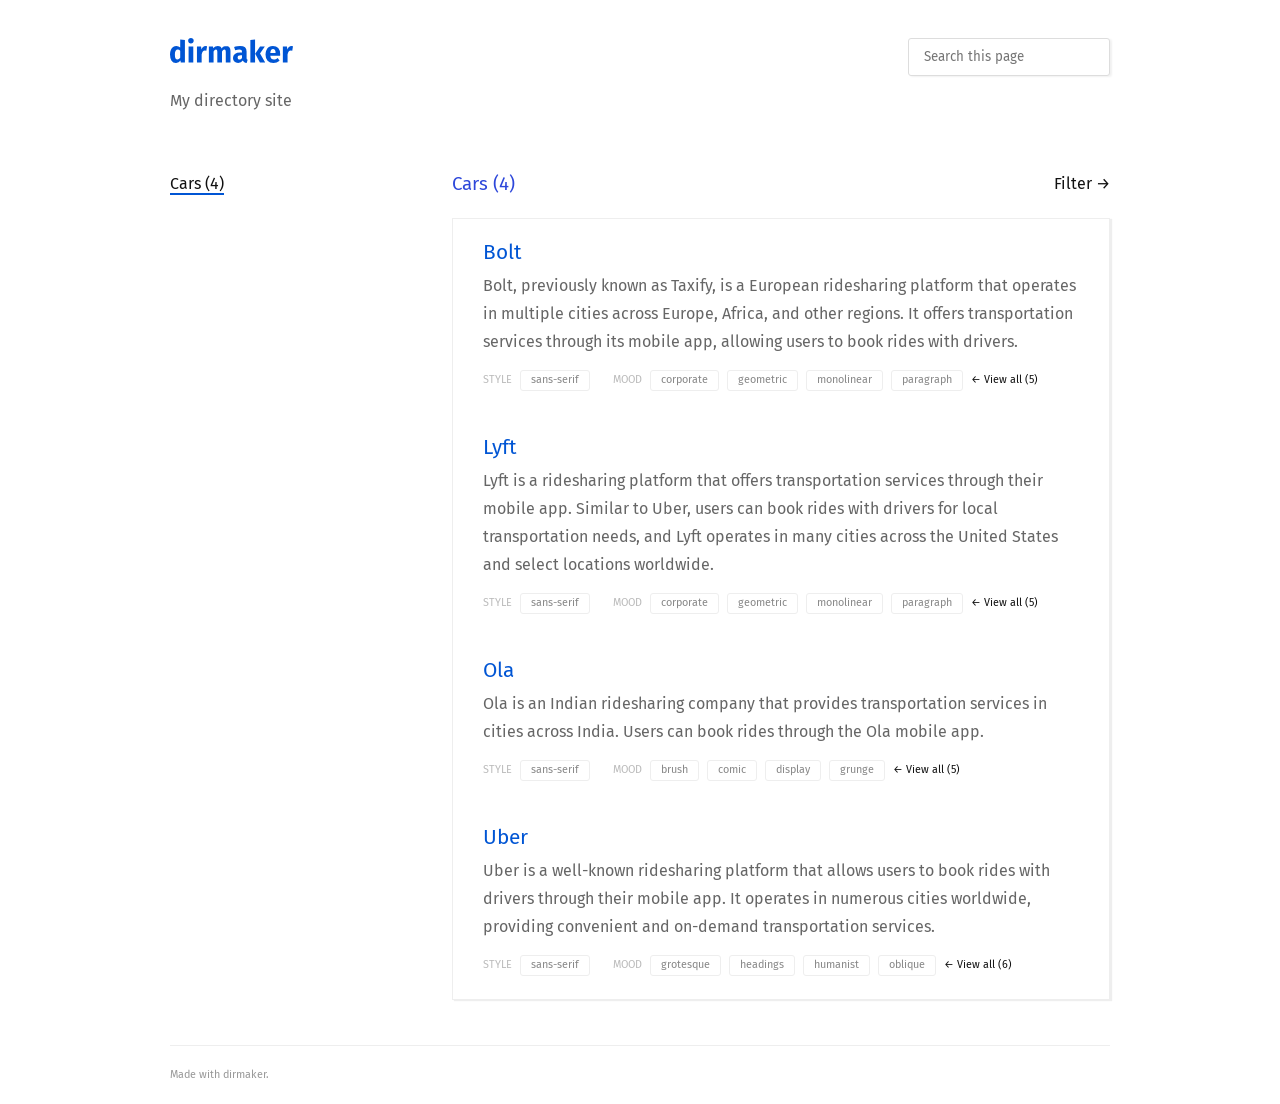
<file: example/site/index.html>
<!DOCTYPE html>
<html lang="en">
<head>
	<title>Cars - Directory of cool things.</title>
	<meta http-equiv="Content-Type" content="text/html; charset=utf-8" />
	<meta name="description" content="Directory of Cars in cool things. " />
	<meta name="referrer" content="no-referrer">
	<meta name="viewport" content="width=device-width, initial-scale=1" />
	<link rel="image_src" href="https://mysite.com/static/thumb.png" />
	
	<meta property="og:title" content="Cars - Directory of cool things." />
	<meta property="og:description" content="Directory of Cars in cool things. " />
	<meta property="og:type" content="website" />
	<meta property="og:url" content="https://mysite.com/cars.html" />
	<meta property="og:image" content="https://mysite.com/static/thumb.png" />

	<link href='https://fonts.googleapis.com/css?family=Fira+Sans:400&display=swap' rel='stylesheet' type='text/css' />
	<link href="static/style.css" rel="stylesheet" type="text/css" />	
</head>
<body>

<nav class="nav">
	<div class="wrap">
		<header class="header">
			<a href="#" id="burger"><span></span><span></span><span></span></a>
			<div class="logo">
				<a href="/"><img src="static/logo.svg" alt="My directory site" /></a>
				<p class="slogan">My directory site</p>
			</div>
			<div class="intro">
				<p><input id="search" class="search" type="text" placeholder="Search this page" /></p>
			</div>
		</header>
	</div>
</nav>

<div class="wrap">
	<div class="container">
		<section class="sidebar" id="sidebar">
			<ul class="index">
        
        <li class="selected">
        	<a href="cars.html">Cars (4)</a>
        </li>
        
			</ul>
		</section>

		<section class="content">
			
				<a href="#" id="toggle-filters">Filter &rarr;</a>
			
			<section class="section" id="organisations">
				<h3>Cars (4)</h3>

				<div class="filters" id="filters">
					
							
								<div class="group filter-style">
									<h4 class="taxonomy">style</h4>
									<a href="#" class="toggle-filters" data-taxonomy="style" data-state="on">&larr; Toggle</a>
									
										<label for="filter-style-sans-serif">
											<input type="checkbox" id="filter-style-sans-serif"
												data-taxonomy="style"
												value="sans-serif" checked />sans-serif
										</label>
									
								</div>
							
								<div class="group filter-mood">
									<h4 class="taxonomy">mood</h4>
									<a href="#" class="toggle-filters" data-taxonomy="mood" data-state="on">&larr; Toggle</a>
									
										<label for="filter-mood-brush">
											<input type="checkbox" id="filter-mood-brush"
												data-taxonomy="mood"
												value="brush" checked />brush
										</label>
									
										<label for="filter-mood-comic">
											<input type="checkbox" id="filter-mood-comic"
												data-taxonomy="mood"
												value="comic" checked />comic
										</label>
									
										<label for="filter-mood-corporate">
											<input type="checkbox" id="filter-mood-corporate"
												data-taxonomy="mood"
												value="corporate" checked />corporate
										</label>
									
										<label for="filter-mood-display">
											<input type="checkbox" id="filter-mood-display"
												data-taxonomy="mood"
												value="display" checked />display
										</label>
									
										<label for="filter-mood-geometric">
											<input type="checkbox" id="filter-mood-geometric"
												data-taxonomy="mood"
												value="geometric" checked />geometric
										</label>
									
										<label for="filter-mood-grotesque">
											<input type="checkbox" id="filter-mood-grotesque"
												data-taxonomy="mood"
												value="grotesque" checked />grotesque
										</label>
									
										<label for="filter-mood-grunge">
											<input type="checkbox" id="filter-mood-grunge"
												data-taxonomy="mood"
												value="grunge" checked />grunge
										</label>
									
										<label for="filter-mood-handwritten">
											<input type="checkbox" id="filter-mood-handwritten"
												data-taxonomy="mood"
												value="handwritten" checked />handwritten
										</label>
									
										<label for="filter-mood-headings">
											<input type="checkbox" id="filter-mood-headings"
												data-taxonomy="mood"
												value="headings" checked />headings
										</label>
									
										<label for="filter-mood-humanist">
											<input type="checkbox" id="filter-mood-humanist"
												data-taxonomy="mood"
												value="humanist" checked />humanist
										</label>
									
										<label for="filter-mood-monolinear">
											<input type="checkbox" id="filter-mood-monolinear"
												data-taxonomy="mood"
												value="monolinear" checked />monolinear
										</label>
									
										<label for="filter-mood-oblique">
											<input type="checkbox" id="filter-mood-oblique"
												data-taxonomy="mood"
												value="oblique" checked />oblique
										</label>
									
										<label for="filter-mood-paragraph">
											<input type="checkbox" id="filter-mood-paragraph"
												data-taxonomy="mood"
												value="paragraph" checked />paragraph
										</label>
									
										<label for="filter-mood-sans">
											<input type="checkbox" id="filter-mood-sans"
												data-taxonomy="mood"
												value="sans" checked />sans
										</label>
									
								</div>
							
					
				</div>

				<ul id="items">
					
						<li class="item"
							
								data-style="sans-serif|"
							
								data-mood="corporate|geometric|monolinear|paragraph|sans|"
							
						>
							<h2 class="title">
								<a href="https://bolt.eu/" rel="noreferrer noopener" class="link">Bolt</a>
							</h2>
							<p class="description">Bolt, previously known as Taxify, is a European ridesharing platform that operates in multiple cities across Europe, Africa, and other regions. It offers transportation services through its mobile app, allowing users to book rides with drivers.</p>

							<div class="taxonomies">
								
									
										<div class="group taxonomy-style">
											<span class="name">style</span>
											
												<span class="value">sans-serif</span>
											

											
										</div>
									
								
									
										<div class="group taxonomy-mood">
											<span class="name">mood</span>
											
												<span class="value">corporate</span>
											
												<span class="value">geometric</span>
											
												<span class="value">monolinear</span>
											
												<span class="value">paragraph</span>
											
												<span class="value">sans</span>
											

											
												<a href="" class="reveal" data-taxonomy="mood">
													&larr; View all (5)
												</a>
											
										</div>
									
								

							</div>
						</li>
					
						<li class="item"
							
								data-style="sans-serif|"
							
								data-mood="corporate|geometric|monolinear|paragraph|sans|"
							
						>
							<h2 class="title">
								<a href="https://www.lyft.com/" rel="noreferrer noopener" class="link">Lyft</a>
							</h2>
							<p class="description">Lyft is a ridesharing platform that offers transportation services through their mobile app. Similar to Uber, users can book rides with drivers for local transportation needs, and Lyft operates in many cities across the United States and select locations worldwide.</p>

							<div class="taxonomies">
								
									
										<div class="group taxonomy-style">
											<span class="name">style</span>
											
												<span class="value">sans-serif</span>
											

											
										</div>
									
								
									
										<div class="group taxonomy-mood">
											<span class="name">mood</span>
											
												<span class="value">corporate</span>
											
												<span class="value">geometric</span>
											
												<span class="value">monolinear</span>
											
												<span class="value">paragraph</span>
											
												<span class="value">sans</span>
											

											
												<a href="" class="reveal" data-taxonomy="mood">
													&larr; View all (5)
												</a>
											
										</div>
									
								

							</div>
						</li>
					
						<li class="item"
							
								data-style="sans-serif|"
							
								data-mood="brush|comic|display|grunge|handwritten|"
							
						>
							<h2 class="title">
								<a href="https://www.olacabs.com/" rel="noreferrer noopener" class="link">Ola</a>
							</h2>
							<p class="description">Ola is an Indian ridesharing company that provides transportation services in cities across India. Users can book rides through the Ola mobile app.</p>

							<div class="taxonomies">
								
									
										<div class="group taxonomy-style">
											<span class="name">style</span>
											
												<span class="value">sans-serif</span>
											

											
										</div>
									
								
									
										<div class="group taxonomy-mood">
											<span class="name">mood</span>
											
												<span class="value">brush</span>
											
												<span class="value">comic</span>
											
												<span class="value">display</span>
											
												<span class="value">grunge</span>
											
												<span class="value">handwritten</span>
											

											
												<a href="" class="reveal" data-taxonomy="mood">
													&larr; View all (5)
												</a>
											
										</div>
									
								

							</div>
						</li>
					
						<li class="item"
							
								data-style="sans-serif|"
							
								data-mood="grotesque|headings|humanist|oblique|paragraph|sans|"
							
						>
							<h2 class="title">
								<a href="https://www.uber.com/in/en/" rel="noreferrer noopener" class="link">Uber</a>
							</h2>
							<p class="description">Uber is a well-known ridesharing platform that allows users to book rides with drivers through their mobile app. It operates in numerous cities worldwide, providing convenient and on-demand transportation services.</p>

							<div class="taxonomies">
								
									
										<div class="group taxonomy-style">
											<span class="name">style</span>
											
												<span class="value">sans-serif</span>
											

											
										</div>
									
								
									
										<div class="group taxonomy-mood">
											<span class="name">mood</span>
											
												<span class="value">grotesque</span>
											
												<span class="value">headings</span>
											
												<span class="value">humanist</span>
											
												<span class="value">oblique</span>
											
												<span class="value">paragraph</span>
											
												<span class="value">sans</span>
											

											
												<a href="" class="reveal" data-taxonomy="mood">
													&larr; View all (6)
												</a>
											
										</div>
									
								

							</div>
						</li>
					
				</ul>

				
			</section>

			<h3 id="no-results">No results.</h3>
		</section><!-- content -->
	</div><!-- container -->

	<footer>
		Made with <a href="https://github.com/knadh/dirmaker">dirmaker</a>.
	</footer>

	<script src="static/main.js"></script>
</div>
</body>
</html>
</file>
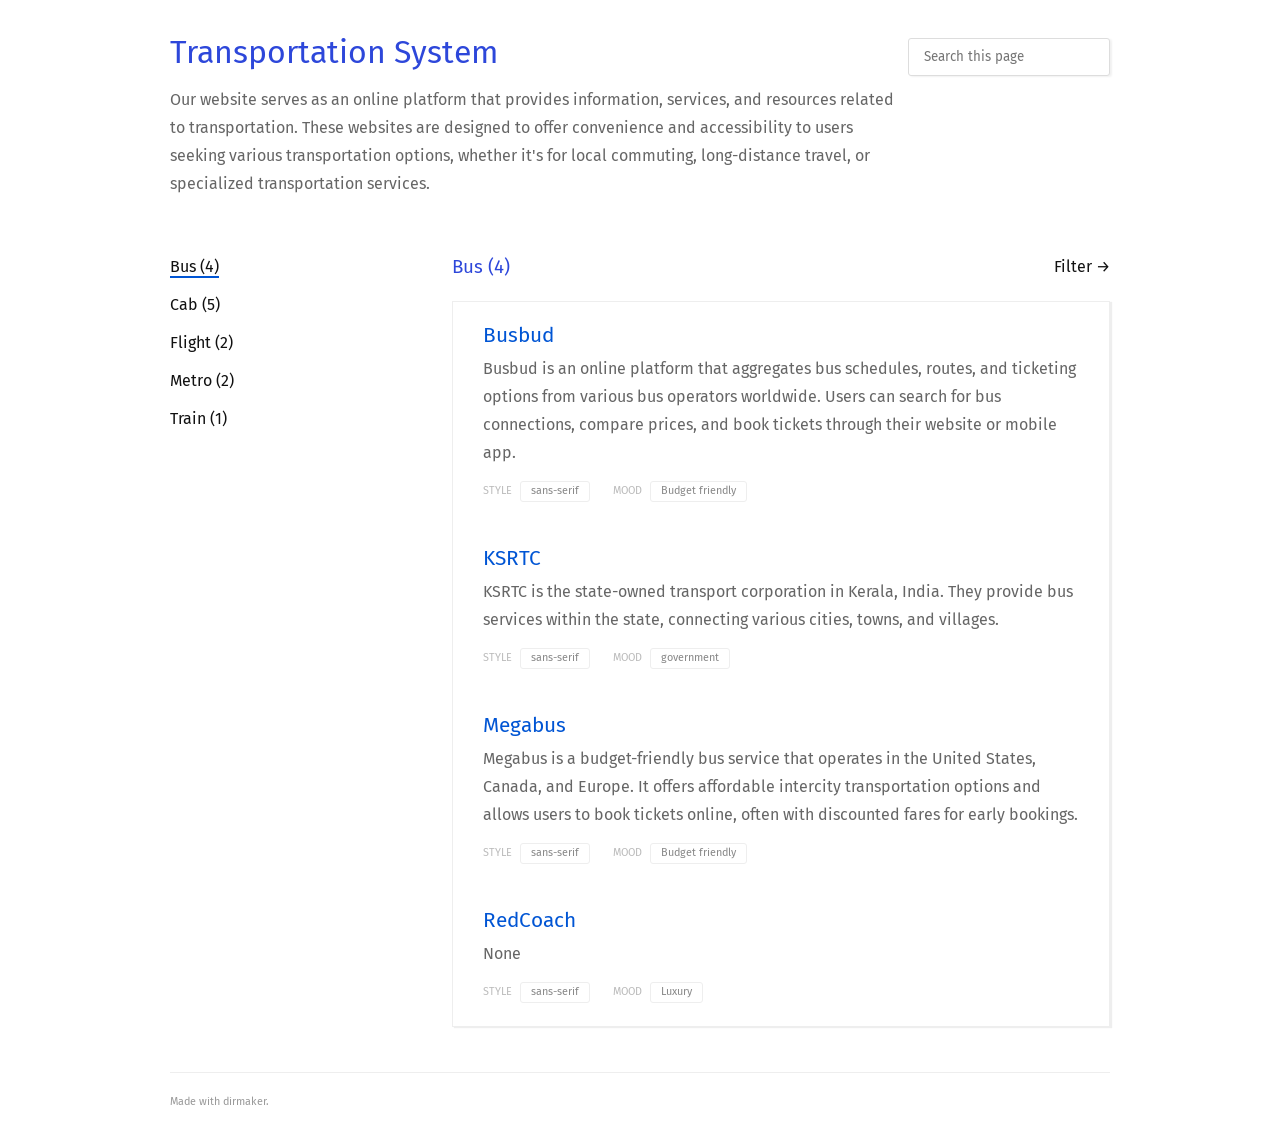
<file: example/site/bus.html>
<!DOCTYPE html>
<html lang="en">
<head>
	<title>Bus - Directory of cool things.</title>
	<meta http-equiv="Content-Type" content="text/html; charset=utf-8" />
	<meta name="description" content="Directory of Bus in cool things. " />
	<meta name="referrer" content="no-referrer">
	<meta name="viewport" content="width=device-width, initial-scale=1" />
	<link rel="image_src" href="https://mysite.com/static/thumb.png" />
	
	<meta property="og:title" content="Bus - Directory of cool things." />
	<meta property="og:description" content="Directory of Bus in cool things. " />
	<meta property="og:type" content="website" />
	<meta property="og:url" content="https://mysite.com/bus.html" />
	<meta property="og:image" content="https://mysite.com/static/thumb.png" />

	<link href='https://fonts.googleapis.com/css?family=Fira+Sans:400&display=swap' rel='stylesheet' type='text/css' />
	<link href="static/style.css" rel="stylesheet" type="text/css" />	
</head>
<body>

<nav class="nav">
	<div class="wrap">
		<header class="header">
			<a href="#" id="burger"><span></span><span></span><span></span></a>
			<div class="logo">
				<h1 color="blue">Transportation System</h1>
				<p class="slogan">Our website serves as an online platform that provides information, services, and resources related to transportation. These websites are designed to offer convenience and accessibility to users seeking various transportation options, whether it's for local commuting, long-distance travel, or specialized transportation services. </p>
			</div>
			<div class="intro">
				<p><input id="search" class="search" type="text" placeholder="Search this page" /></p>
			</div>
		</header>
	</div>
</nav>

<div class="wrap">
	<div class="container">
		<section class="sidebar" id="sidebar">
			<ul class="index">
        
        <li class="selected">
        	<a href="bus.html">Bus (4)</a>
        </li>
        
        <li class="">
        	<a href="cab.html">Cab (5)</a>
        </li>
        
        <li class="">
        	<a href="flight.html">Flight (2)</a>
        </li>
        
        <li class="">
        	<a href="metro.html">Metro (2)</a>
        </li>
        
        <li class="">
        	<a href="train.html">Train (1)</a>
        </li>
        
			</ul>
		</section>

		<section class="content">
			
				<a href="#" id="toggle-filters">Filter &rarr;</a>
			
			<section class="section" id="organisations">
				<h3>Bus (4)</h3>

				<div class="filters" id="filters">
					
							
								<div class="group filter-style">
									<h4 class="taxonomy">style</h4>
									<a href="#" class="toggle-filters" data-taxonomy="style" data-state="on">&larr; Toggle</a>
									
										<label for="filter-style-sans-serif">
											<input type="checkbox" id="filter-style-sans-serif"
												data-taxonomy="style"
												value="sans-serif" checked />sans-serif
										</label>
									
								</div>
							
								<div class="group filter-mood">
									<h4 class="taxonomy">mood</h4>
									<a href="#" class="toggle-filters" data-taxonomy="mood" data-state="on">&larr; Toggle</a>
									
										<label for="filter-mood-budget-friendly">
											<input type="checkbox" id="filter-mood-budget-friendly"
												data-taxonomy="mood"
												value="budget-friendly" checked />Budget friendly
										</label>
									
										<label for="filter-mood-luxury">
											<input type="checkbox" id="filter-mood-luxury"
												data-taxonomy="mood"
												value="luxury" checked />Luxury
										</label>
									
										<label for="filter-mood-government">
											<input type="checkbox" id="filter-mood-government"
												data-taxonomy="mood"
												value="government" checked />government
										</label>
									
								</div>
							
					
				</div>

				<ul id="items">
					
						<li class="item"
							
								data-style="sans-serif|"
							
								data-mood="budget-friendly|"
							
						>
							<h2 class="title">
								<a href="https://www.busbud.com/en-gb" rel="noreferrer noopener" class="link">Busbud</a>
							</h2>
							<p class="description">Busbud is an online platform that aggregates bus schedules, routes, and ticketing options from various bus operators worldwide. Users can search for bus connections, compare prices, and book tickets through their website or mobile app.</p>

							<div class="taxonomies">
								
									
										<div class="group taxonomy-style">
											<span class="name">style</span>
											
												<span class="value">sans-serif</span>
											

											
										</div>
									
								
									
										<div class="group taxonomy-mood">
											<span class="name">mood</span>
											
												<span class="value">Budget friendly</span>
											

											
										</div>
									
								

							</div>
						</li>
					
						<li class="item"
							
								data-style="sans-serif|"
							
								data-mood="government|"
							
						>
							<h2 class="title">
								<a href="https://www.keralartc.com/main.html" rel="noreferrer noopener" class="link">KSRTC</a>
							</h2>
							<p class="description">KSRTC is the state-owned transport corporation in Kerala, India. They provide bus services within the state, connecting various cities, towns, and villages.</p>

							<div class="taxonomies">
								
									
										<div class="group taxonomy-style">
											<span class="name">style</span>
											
												<span class="value">sans-serif</span>
											

											
										</div>
									
								
									
										<div class="group taxonomy-mood">
											<span class="name">mood</span>
											
												<span class="value">government</span>
											

											
										</div>
									
								

							</div>
						</li>
					
						<li class="item"
							
								data-style="sans-serif|"
							
								data-mood="budget-friendly|"
							
						>
							<h2 class="title">
								<a href="https://www.megabus.com/" rel="noreferrer noopener" class="link">Megabus</a>
							</h2>
							<p class="description">Megabus is a budget-friendly bus service that operates in the United States, Canada, and Europe. It offers affordable intercity transportation options and allows users to book tickets online, often with discounted fares for early bookings.</p>

							<div class="taxonomies">
								
									
										<div class="group taxonomy-style">
											<span class="name">style</span>
											
												<span class="value">sans-serif</span>
											

											
										</div>
									
								
									
										<div class="group taxonomy-mood">
											<span class="name">mood</span>
											
												<span class="value">Budget friendly</span>
											

											
										</div>
									
								

							</div>
						</li>
					
						<li class="item"
							
								data-style="sans-serif|"
							
								data-mood="luxury|"
							
						>
							<h2 class="title">
								<a href="https://www.redcoachusa.com/" rel="noreferrer noopener" class="link">RedCoach</a>
							</h2>
							<p class="description">None</p>

							<div class="taxonomies">
								
									
										<div class="group taxonomy-style">
											<span class="name">style</span>
											
												<span class="value">sans-serif</span>
											

											
										</div>
									
								
									
										<div class="group taxonomy-mood">
											<span class="name">mood</span>
											
												<span class="value">Luxury</span>
											

											
										</div>
									
								

							</div>
						</li>
					
				</ul>

				
			</section>

			<h3 id="no-results">No results.</h3>
		</section><!-- content -->
	</div><!-- container -->

	<footer>
		Made with <a href="https://github.com/knadh/dirmaker">dirmaker</a>.
	</footer>

	<script src="static/main.js"></script>
</div>
</body>
</html>
</file>
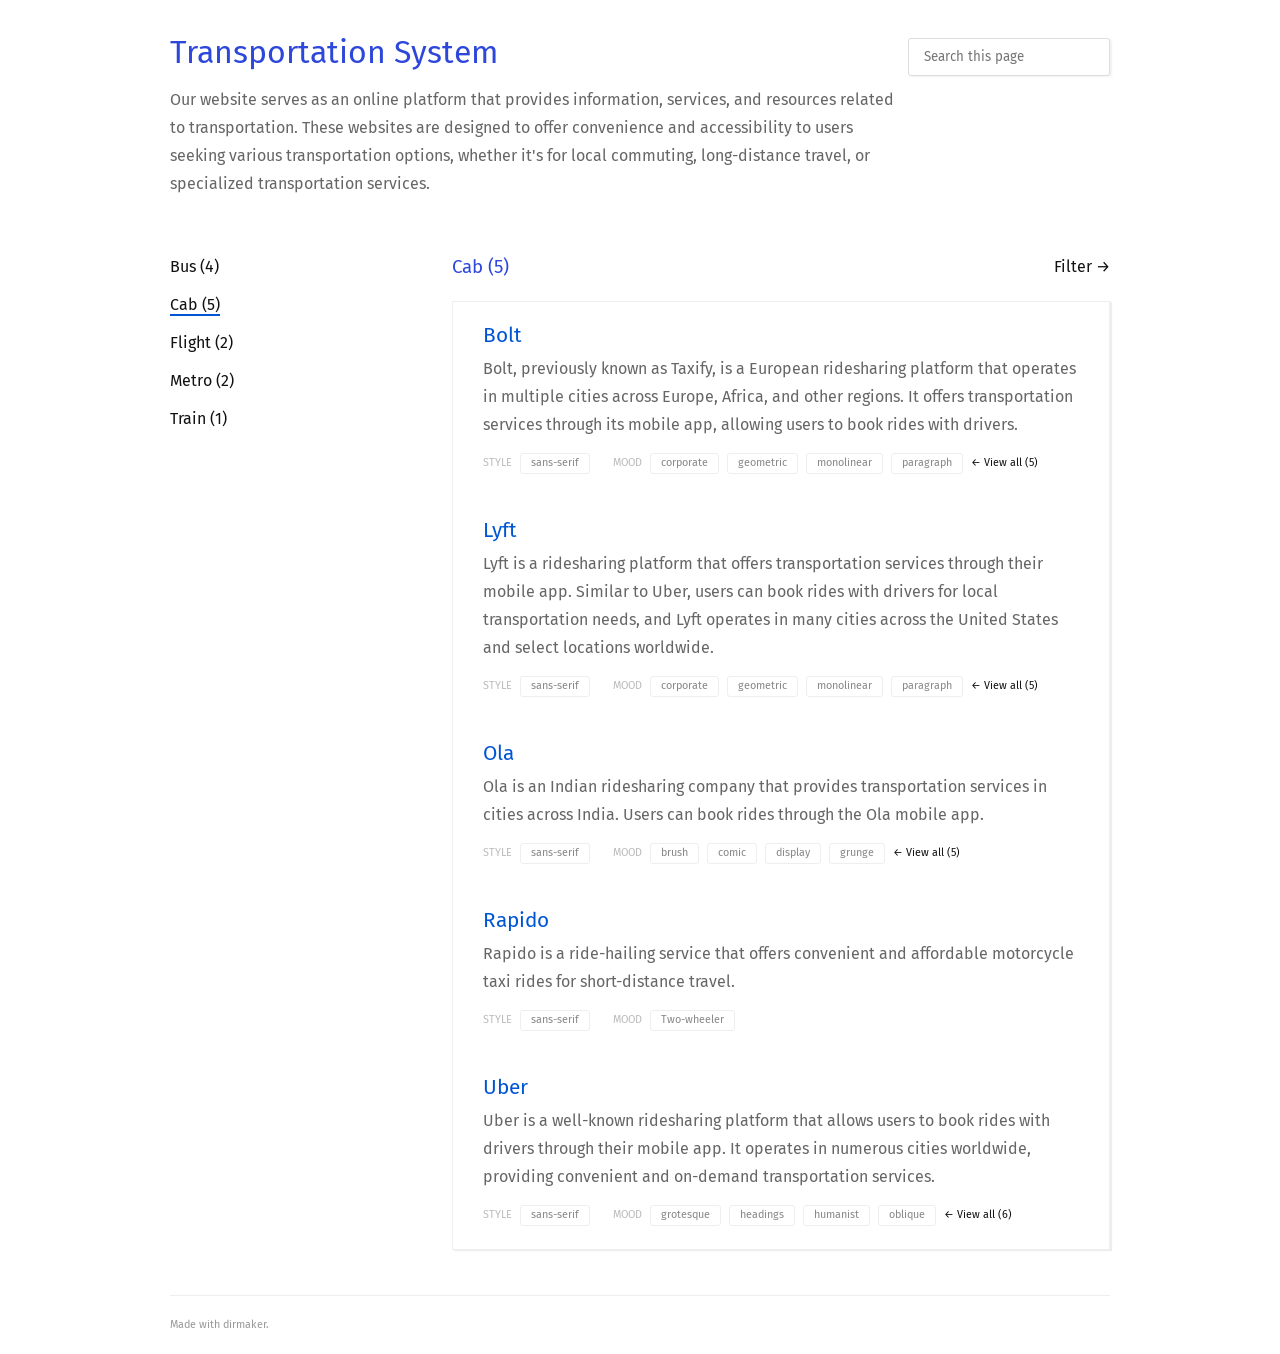
<file: example/site/cab.html>
<!DOCTYPE html>
<html lang="en">
<head>
	<title>Cab - Directory of cool things.</title>
	<meta http-equiv="Content-Type" content="text/html; charset=utf-8" />
	<meta name="description" content="Directory of Cab in cool things. " />
	<meta name="referrer" content="no-referrer">
	<meta name="viewport" content="width=device-width, initial-scale=1" />
	<link rel="image_src" href="https://mysite.com/static/thumb.png" />
	
	<meta property="og:title" content="Cab - Directory of cool things." />
	<meta property="og:description" content="Directory of Cab in cool things. " />
	<meta property="og:type" content="website" />
	<meta property="og:url" content="https://mysite.com/cab.html" />
	<meta property="og:image" content="https://mysite.com/static/thumb.png" />

	<link href='https://fonts.googleapis.com/css?family=Fira+Sans:400&display=swap' rel='stylesheet' type='text/css' />
	<link href="static/style.css" rel="stylesheet" type="text/css" />	
</head>
<body>

<nav class="nav">
	<div class="wrap">
		<header class="header">
			<a href="#" id="burger"><span></span><span></span><span></span></a>
			<div class="logo">
				<h1 color="blue">Transportation System</h1>
				<p class="slogan">Our website serves as an online platform that provides information, services, and resources related to transportation. These websites are designed to offer convenience and accessibility to users seeking various transportation options, whether it's for local commuting, long-distance travel, or specialized transportation services. </p>
			</div>
			<div class="intro">
				<p><input id="search" class="search" type="text" placeholder="Search this page" /></p>
			</div>
		</header>
	</div>
</nav>

<div class="wrap">
	<div class="container">
		<section class="sidebar" id="sidebar">
			<ul class="index">
        
        <li class="">
        	<a href="bus.html">Bus (4)</a>
        </li>
        
        <li class="selected">
        	<a href="cab.html">Cab (5)</a>
        </li>
        
        <li class="">
        	<a href="flight.html">Flight (2)</a>
        </li>
        
        <li class="">
        	<a href="metro.html">Metro (2)</a>
        </li>
        
        <li class="">
        	<a href="train.html">Train (1)</a>
        </li>
        
			</ul>
		</section>

		<section class="content">
			
				<a href="#" id="toggle-filters">Filter &rarr;</a>
			
			<section class="section" id="organisations">
				<h3>Cab (5)</h3>

				<div class="filters" id="filters">
					
							
								<div class="group filter-style">
									<h4 class="taxonomy">style</h4>
									<a href="#" class="toggle-filters" data-taxonomy="style" data-state="on">&larr; Toggle</a>
									
										<label for="filter-style-sans-serif">
											<input type="checkbox" id="filter-style-sans-serif"
												data-taxonomy="style"
												value="sans-serif" checked />sans-serif
										</label>
									
								</div>
							
								<div class="group filter-mood">
									<h4 class="taxonomy">mood</h4>
									<a href="#" class="toggle-filters" data-taxonomy="mood" data-state="on">&larr; Toggle</a>
									
										<label for="filter-mood-two-wheeler">
											<input type="checkbox" id="filter-mood-two-wheeler"
												data-taxonomy="mood"
												value="two-wheeler" checked />Two-wheeler
										</label>
									
										<label for="filter-mood-brush">
											<input type="checkbox" id="filter-mood-brush"
												data-taxonomy="mood"
												value="brush" checked />brush
										</label>
									
										<label for="filter-mood-comic">
											<input type="checkbox" id="filter-mood-comic"
												data-taxonomy="mood"
												value="comic" checked />comic
										</label>
									
										<label for="filter-mood-corporate">
											<input type="checkbox" id="filter-mood-corporate"
												data-taxonomy="mood"
												value="corporate" checked />corporate
										</label>
									
										<label for="filter-mood-display">
											<input type="checkbox" id="filter-mood-display"
												data-taxonomy="mood"
												value="display" checked />display
										</label>
									
										<label for="filter-mood-geometric">
											<input type="checkbox" id="filter-mood-geometric"
												data-taxonomy="mood"
												value="geometric" checked />geometric
										</label>
									
										<label for="filter-mood-grotesque">
											<input type="checkbox" id="filter-mood-grotesque"
												data-taxonomy="mood"
												value="grotesque" checked />grotesque
										</label>
									
										<label for="filter-mood-grunge">
											<input type="checkbox" id="filter-mood-grunge"
												data-taxonomy="mood"
												value="grunge" checked />grunge
										</label>
									
										<label for="filter-mood-handwritten">
											<input type="checkbox" id="filter-mood-handwritten"
												data-taxonomy="mood"
												value="handwritten" checked />handwritten
										</label>
									
										<label for="filter-mood-headings">
											<input type="checkbox" id="filter-mood-headings"
												data-taxonomy="mood"
												value="headings" checked />headings
										</label>
									
										<label for="filter-mood-humanist">
											<input type="checkbox" id="filter-mood-humanist"
												data-taxonomy="mood"
												value="humanist" checked />humanist
										</label>
									
										<label for="filter-mood-monolinear">
											<input type="checkbox" id="filter-mood-monolinear"
												data-taxonomy="mood"
												value="monolinear" checked />monolinear
										</label>
									
										<label for="filter-mood-oblique">
											<input type="checkbox" id="filter-mood-oblique"
												data-taxonomy="mood"
												value="oblique" checked />oblique
										</label>
									
										<label for="filter-mood-paragraph">
											<input type="checkbox" id="filter-mood-paragraph"
												data-taxonomy="mood"
												value="paragraph" checked />paragraph
										</label>
									
										<label for="filter-mood-sans">
											<input type="checkbox" id="filter-mood-sans"
												data-taxonomy="mood"
												value="sans" checked />sans
										</label>
									
								</div>
							
					
				</div>

				<ul id="items">
					
						<li class="item"
							
								data-style="sans-serif|"
							
								data-mood="corporate|geometric|monolinear|paragraph|sans|"
							
						>
							<h2 class="title">
								<a href="https://bolt.eu/" rel="noreferrer noopener" class="link">Bolt</a>
							</h2>
							<p class="description">Bolt, previously known as Taxify, is a European ridesharing platform that operates in multiple cities across Europe, Africa, and other regions. It offers transportation services through its mobile app, allowing users to book rides with drivers.</p>

							<div class="taxonomies">
								
									
										<div class="group taxonomy-style">
											<span class="name">style</span>
											
												<span class="value">sans-serif</span>
											

											
										</div>
									
								
									
										<div class="group taxonomy-mood">
											<span class="name">mood</span>
											
												<span class="value">corporate</span>
											
												<span class="value">geometric</span>
											
												<span class="value">monolinear</span>
											
												<span class="value">paragraph</span>
											
												<span class="value">sans</span>
											

											
												<a href="" class="reveal" data-taxonomy="mood">
													&larr; View all (5)
												</a>
											
										</div>
									
								

							</div>
						</li>
					
						<li class="item"
							
								data-style="sans-serif|"
							
								data-mood="corporate|geometric|monolinear|paragraph|sans|"
							
						>
							<h2 class="title">
								<a href="https://www.lyft.com/" rel="noreferrer noopener" class="link">Lyft</a>
							</h2>
							<p class="description">Lyft is a ridesharing platform that offers transportation services through their mobile app. Similar to Uber, users can book rides with drivers for local transportation needs, and Lyft operates in many cities across the United States and select locations worldwide.</p>

							<div class="taxonomies">
								
									
										<div class="group taxonomy-style">
											<span class="name">style</span>
											
												<span class="value">sans-serif</span>
											

											
										</div>
									
								
									
										<div class="group taxonomy-mood">
											<span class="name">mood</span>
											
												<span class="value">corporate</span>
											
												<span class="value">geometric</span>
											
												<span class="value">monolinear</span>
											
												<span class="value">paragraph</span>
											
												<span class="value">sans</span>
											

											
												<a href="" class="reveal" data-taxonomy="mood">
													&larr; View all (5)
												</a>
											
										</div>
									
								

							</div>
						</li>
					
						<li class="item"
							
								data-style="sans-serif|"
							
								data-mood="brush|comic|display|grunge|handwritten|"
							
						>
							<h2 class="title">
								<a href="https://www.olacabs.com/" rel="noreferrer noopener" class="link">Ola</a>
							</h2>
							<p class="description">Ola is an Indian ridesharing company that provides transportation services in cities across India. Users can book rides through the Ola mobile app.</p>

							<div class="taxonomies">
								
									
										<div class="group taxonomy-style">
											<span class="name">style</span>
											
												<span class="value">sans-serif</span>
											

											
										</div>
									
								
									
										<div class="group taxonomy-mood">
											<span class="name">mood</span>
											
												<span class="value">brush</span>
											
												<span class="value">comic</span>
											
												<span class="value">display</span>
											
												<span class="value">grunge</span>
											
												<span class="value">handwritten</span>
											

											
												<a href="" class="reveal" data-taxonomy="mood">
													&larr; View all (5)
												</a>
											
										</div>
									
								

							</div>
						</li>
					
						<li class="item"
							
								data-style="sans-serif|"
							
								data-mood="two-wheeler|"
							
						>
							<h2 class="title">
								<a href="https://rapido.bike/" rel="noreferrer noopener" class="link">Rapido</a>
							</h2>
							<p class="description">Rapido is a ride-hailing service that offers convenient and affordable motorcycle taxi rides for short-distance travel.</p>

							<div class="taxonomies">
								
									
										<div class="group taxonomy-style">
											<span class="name">style</span>
											
												<span class="value">sans-serif</span>
											

											
										</div>
									
								
									
										<div class="group taxonomy-mood">
											<span class="name">mood</span>
											
												<span class="value">Two-wheeler</span>
											

											
										</div>
									
								

							</div>
						</li>
					
						<li class="item"
							
								data-style="sans-serif|"
							
								data-mood="grotesque|headings|humanist|oblique|paragraph|sans|"
							
						>
							<h2 class="title">
								<a href="https://www.uber.com/in/en/" rel="noreferrer noopener" class="link">Uber</a>
							</h2>
							<p class="description">Uber is a well-known ridesharing platform that allows users to book rides with drivers through their mobile app. It operates in numerous cities worldwide, providing convenient and on-demand transportation services.</p>

							<div class="taxonomies">
								
									
										<div class="group taxonomy-style">
											<span class="name">style</span>
											
												<span class="value">sans-serif</span>
											

											
										</div>
									
								
									
										<div class="group taxonomy-mood">
											<span class="name">mood</span>
											
												<span class="value">grotesque</span>
											
												<span class="value">headings</span>
											
												<span class="value">humanist</span>
											
												<span class="value">oblique</span>
											
												<span class="value">paragraph</span>
											
												<span class="value">sans</span>
											

											
												<a href="" class="reveal" data-taxonomy="mood">
													&larr; View all (6)
												</a>
											
										</div>
									
								

							</div>
						</li>
					
				</ul>

				
			</section>

			<h3 id="no-results">No results.</h3>
		</section><!-- content -->
	</div><!-- container -->

	<footer>
		Made with <a href="https://github.com/knadh/dirmaker">dirmaker</a>.
	</footer>

	<script src="static/main.js"></script>
</div>
</body>
</html>
</file>
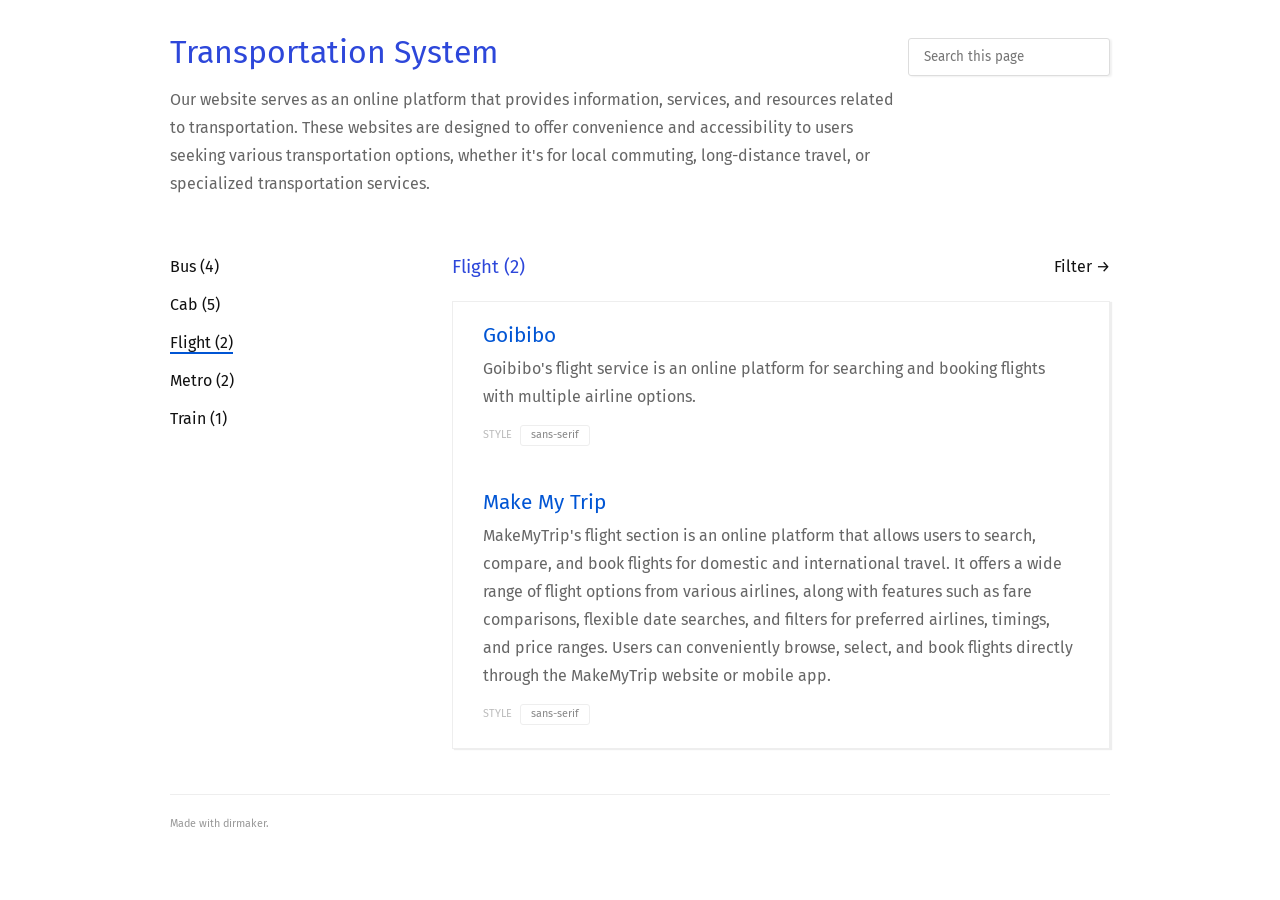
<file: example/site/flight.html>
<!DOCTYPE html>
<html lang="en">
<head>
	<title>Flight - Directory of cool things.</title>
	<meta http-equiv="Content-Type" content="text/html; charset=utf-8" />
	<meta name="description" content="Directory of Flight in cool things. " />
	<meta name="referrer" content="no-referrer">
	<meta name="viewport" content="width=device-width, initial-scale=1" />
	<link rel="image_src" href="https://mysite.com/static/thumb.png" />
	
	<meta property="og:title" content="Flight - Directory of cool things." />
	<meta property="og:description" content="Directory of Flight in cool things. " />
	<meta property="og:type" content="website" />
	<meta property="og:url" content="https://mysite.com/flight.html" />
	<meta property="og:image" content="https://mysite.com/static/thumb.png" />

	<link href='https://fonts.googleapis.com/css?family=Fira+Sans:400&display=swap' rel='stylesheet' type='text/css' />
	<link href="static/style.css" rel="stylesheet" type="text/css" />	
</head>
<body>

<nav class="nav">
	<div class="wrap">
		<header class="header">
			<a href="#" id="burger"><span></span><span></span><span></span></a>
			<div class="logo">
				<h1 color="blue">Transportation System</h1>
				<p class="slogan">Our website serves as an online platform that provides information, services, and resources related to transportation. These websites are designed to offer convenience and accessibility to users seeking various transportation options, whether it's for local commuting, long-distance travel, or specialized transportation services. </p>
			</div>
			<div class="intro">
				<p><input id="search" class="search" type="text" placeholder="Search this page" /></p>
			</div>
		</header>
	</div>
</nav>

<div class="wrap">
	<div class="container">
		<section class="sidebar" id="sidebar">
			<ul class="index">
        
        <li class="">
        	<a href="bus.html">Bus (4)</a>
        </li>
        
        <li class="">
        	<a href="cab.html">Cab (5)</a>
        </li>
        
        <li class="selected">
        	<a href="flight.html">Flight (2)</a>
        </li>
        
        <li class="">
        	<a href="metro.html">Metro (2)</a>
        </li>
        
        <li class="">
        	<a href="train.html">Train (1)</a>
        </li>
        
			</ul>
		</section>

		<section class="content">
			
				<a href="#" id="toggle-filters">Filter &rarr;</a>
			
			<section class="section" id="organisations">
				<h3>Flight (2)</h3>

				<div class="filters" id="filters">
					
							
								<div class="group filter-style">
									<h4 class="taxonomy">style</h4>
									<a href="#" class="toggle-filters" data-taxonomy="style" data-state="on">&larr; Toggle</a>
									
										<label for="filter-style-sans-serif">
											<input type="checkbox" id="filter-style-sans-serif"
												data-taxonomy="style"
												value="sans-serif" checked />sans-serif
										</label>
									
								</div>
							
								<div class="group filter-mood">
									<h4 class="taxonomy">mood</h4>
									<a href="#" class="toggle-filters" data-taxonomy="mood" data-state="on">&larr; Toggle</a>
									
								</div>
							
					
				</div>

				<ul id="items">
					
						<li class="item"
							
								data-style="sans-serif|"
							
								data-mood=""
							
						>
							<h2 class="title">
								<a href="https://www.goibibo.com/flights/" rel="noreferrer noopener" class="link">Goibibo</a>
							</h2>
							<p class="description">Goibibo's flight service is an online platform for searching and booking flights with multiple airline options.</p>

							<div class="taxonomies">
								
									
										<div class="group taxonomy-style">
											<span class="name">style</span>
											
												<span class="value">sans-serif</span>
											

											
										</div>
									
								
									
								

							</div>
						</li>
					
						<li class="item"
							
								data-style="sans-serif|"
							
								data-mood=""
							
						>
							<h2 class="title">
								<a href="https://www.makemytrip.com/flights/" rel="noreferrer noopener" class="link">Make My Trip</a>
							</h2>
							<p class="description">MakeMyTrip's flight section is an online platform that allows users to search, compare, and book flights for domestic and international travel. It offers a wide range of flight options from various airlines, along with features such as fare comparisons, flexible date searches, and filters for preferred airlines, timings, and price ranges. Users can conveniently browse, select, and book flights directly through the MakeMyTrip website or mobile app.</p>

							<div class="taxonomies">
								
									
										<div class="group taxonomy-style">
											<span class="name">style</span>
											
												<span class="value">sans-serif</span>
											

											
										</div>
									
								
									
								

							</div>
						</li>
					
				</ul>

				
			</section>

			<h3 id="no-results">No results.</h3>
		</section><!-- content -->
	</div><!-- container -->

	<footer>
		Made with <a href="https://github.com/knadh/dirmaker">dirmaker</a>.
	</footer>

	<script src="static/main.js"></script>
</div>
</body>
</html>
</file>
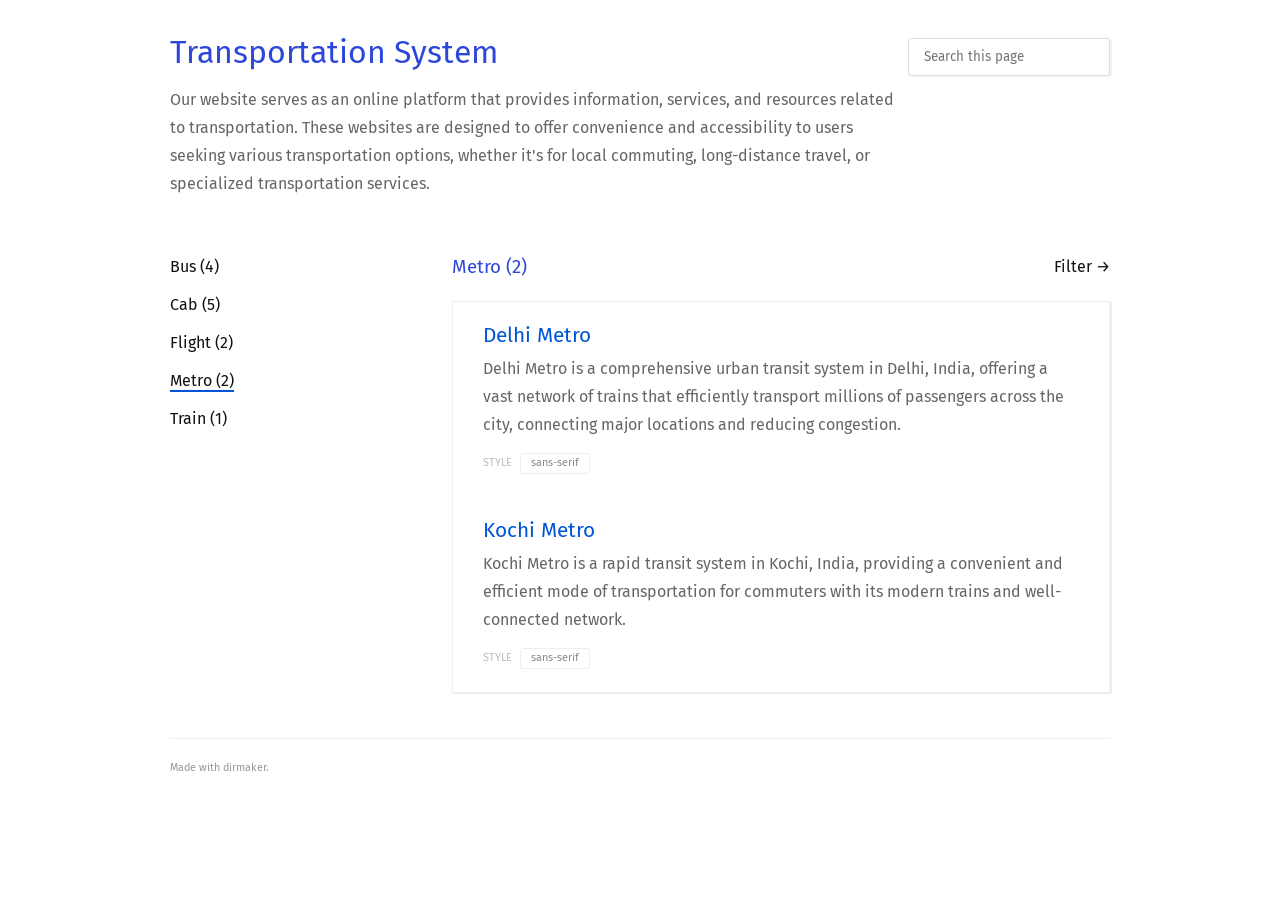
<file: example/site/metro.html>
<!DOCTYPE html>
<html lang="en">
<head>
	<title>Metro - Directory of cool things.</title>
	<meta http-equiv="Content-Type" content="text/html; charset=utf-8" />
	<meta name="description" content="Directory of Metro in cool things. " />
	<meta name="referrer" content="no-referrer">
	<meta name="viewport" content="width=device-width, initial-scale=1" />
	<link rel="image_src" href="https://mysite.com/static/thumb.png" />
	
	<meta property="og:title" content="Metro - Directory of cool things." />
	<meta property="og:description" content="Directory of Metro in cool things. " />
	<meta property="og:type" content="website" />
	<meta property="og:url" content="https://mysite.com/metro.html" />
	<meta property="og:image" content="https://mysite.com/static/thumb.png" />

	<link href='https://fonts.googleapis.com/css?family=Fira+Sans:400&display=swap' rel='stylesheet' type='text/css' />
	<link href="static/style.css" rel="stylesheet" type="text/css" />	
</head>
<body>

<nav class="nav">
	<div class="wrap">
		<header class="header">
			<a href="#" id="burger"><span></span><span></span><span></span></a>
			<div class="logo">
				<h1 color="blue">Transportation System</h1>
				<p class="slogan">Our website serves as an online platform that provides information, services, and resources related to transportation. These websites are designed to offer convenience and accessibility to users seeking various transportation options, whether it's for local commuting, long-distance travel, or specialized transportation services. </p>
			</div>
			<div class="intro">
				<p><input id="search" class="search" type="text" placeholder="Search this page" /></p>
			</div>
		</header>
	</div>
</nav>

<div class="wrap">
	<div class="container">
		<section class="sidebar" id="sidebar">
			<ul class="index">
        
        <li class="">
        	<a href="bus.html">Bus (4)</a>
        </li>
        
        <li class="">
        	<a href="cab.html">Cab (5)</a>
        </li>
        
        <li class="">
        	<a href="flight.html">Flight (2)</a>
        </li>
        
        <li class="selected">
        	<a href="metro.html">Metro (2)</a>
        </li>
        
        <li class="">
        	<a href="train.html">Train (1)</a>
        </li>
        
			</ul>
		</section>

		<section class="content">
			
				<a href="#" id="toggle-filters">Filter &rarr;</a>
			
			<section class="section" id="organisations">
				<h3>Metro (2)</h3>

				<div class="filters" id="filters">
					
							
								<div class="group filter-style">
									<h4 class="taxonomy">style</h4>
									<a href="#" class="toggle-filters" data-taxonomy="style" data-state="on">&larr; Toggle</a>
									
										<label for="filter-style-sans-serif">
											<input type="checkbox" id="filter-style-sans-serif"
												data-taxonomy="style"
												value="sans-serif" checked />sans-serif
										</label>
									
								</div>
							
								<div class="group filter-mood">
									<h4 class="taxonomy">mood</h4>
									<a href="#" class="toggle-filters" data-taxonomy="mood" data-state="on">&larr; Toggle</a>
									
								</div>
							
					
				</div>

				<ul id="items">
					
						<li class="item"
							
								data-style="sans-serif|"
							
								data-mood=""
							
						>
							<h2 class="title">
								<a href="https://www.delhimetrorail.com/" rel="noreferrer noopener" class="link">Delhi Metro</a>
							</h2>
							<p class="description">Delhi Metro is a comprehensive urban transit system in Delhi, India, offering a vast network of trains that efficiently transport millions of passengers across the city, connecting major locations and reducing congestion.</p>

							<div class="taxonomies">
								
									
										<div class="group taxonomy-style">
											<span class="name">style</span>
											
												<span class="value">sans-serif</span>
											

											
										</div>
									
								
									
								

							</div>
						</li>
					
						<li class="item"
							
								data-style="sans-serif|"
							
								data-mood=""
							
						>
							<h2 class="title">
								<a href="https://kochimetro.org/" rel="noreferrer noopener" class="link">Kochi Metro</a>
							</h2>
							<p class="description">Kochi Metro is a rapid transit system in Kochi, India, providing a convenient and efficient mode of transportation for commuters with its modern trains and well-connected network.</p>

							<div class="taxonomies">
								
									
										<div class="group taxonomy-style">
											<span class="name">style</span>
											
												<span class="value">sans-serif</span>
											

											
										</div>
									
								
									
								

							</div>
						</li>
					
				</ul>

				
			</section>

			<h3 id="no-results">No results.</h3>
		</section><!-- content -->
	</div><!-- container -->

	<footer>
		Made with <a href="https://github.com/knadh/dirmaker">dirmaker</a>.
	</footer>

	<script src="static/main.js"></script>
</div>
</body>
</html>
</file>
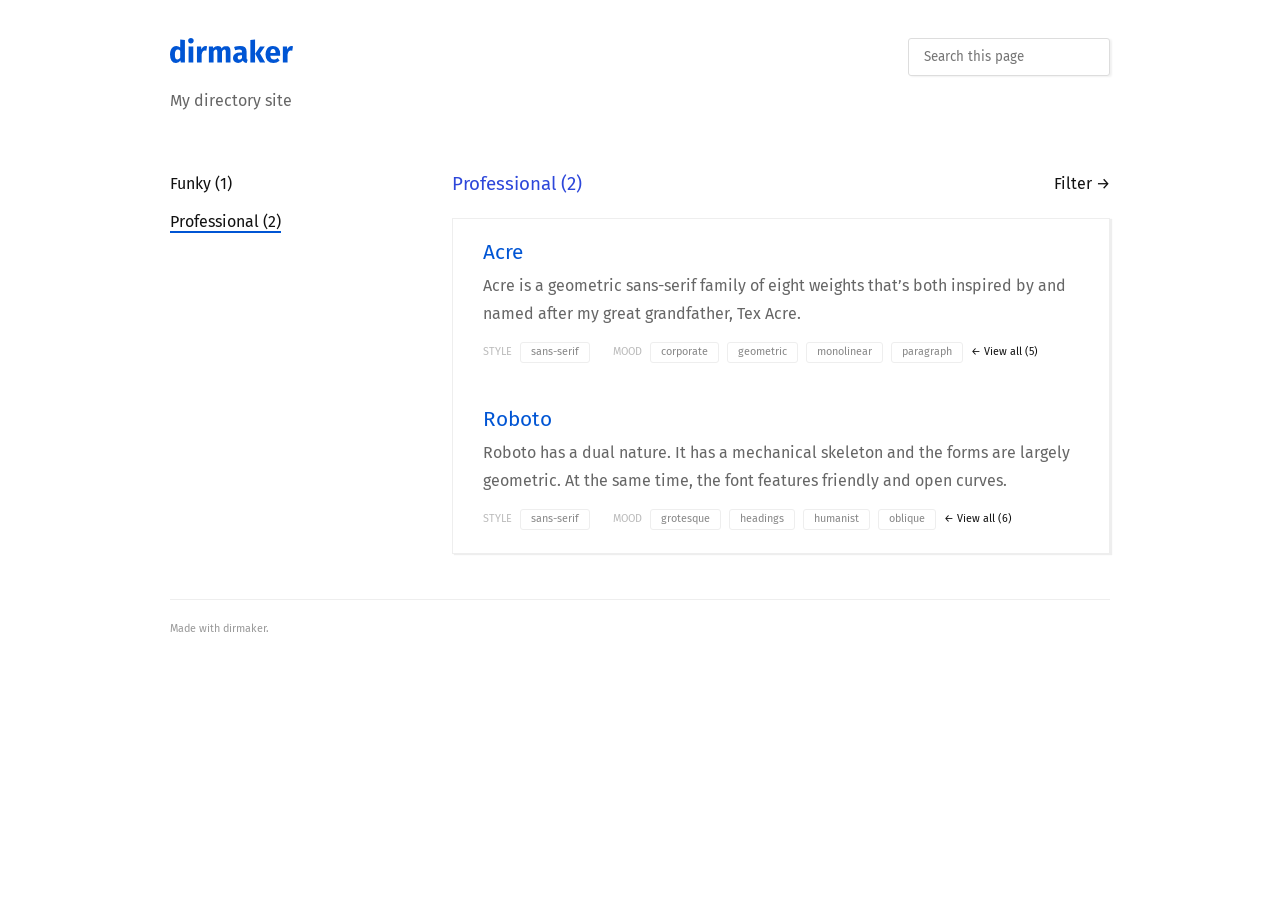
<file: example/site/professional.html>
<!DOCTYPE html>
<html lang="en">
<head>
	<title>Professional - Directory of cool things.</title>
	<meta http-equiv="Content-Type" content="text/html; charset=utf-8" />
	<meta name="description" content="Directory of Professional in cool things. " />
	<meta name="referrer" content="no-referrer">
	<meta name="viewport" content="width=device-width, initial-scale=1" />
	<link rel="image_src" href="https://mysite.com/static/thumb.png" />
	
	<meta property="og:title" content="Professional - Directory of cool things." />
	<meta property="og:description" content="Directory of Professional in cool things. " />
	<meta property="og:type" content="website" />
	<meta property="og:url" content="https://mysite.com/professional.html" />
	<meta property="og:image" content="https://mysite.com/static/thumb.png" />

	<link href='https://fonts.googleapis.com/css?family=Fira+Sans:400&display=swap' rel='stylesheet' type='text/css' />
	<link href="static/style.css" rel="stylesheet" type="text/css" />	
</head>
<body>

<nav class="nav">
	<div class="wrap">
		<header class="header">
			<a href="#" id="burger"><span></span><span></span><span></span></a>
			<div class="logo">
				<a href="/"><img src="static/logo.svg" alt="My directory site" /></a>
				<p class="slogan">My directory site</p>
			</div>
			<div class="intro">
				<p><input id="search" class="search" type="text" placeholder="Search this page" /></p>
			</div>
		</header>
	</div>
</nav>

<div class="wrap">
	<div class="container">
		<section class="sidebar" id="sidebar">
			<ul class="index">
        
        <li class="">
        	<a href="funky.html">Funky (1)</a>
        </li>
        
        <li class="selected">
        	<a href="professional.html">Professional (2)</a>
        </li>
        
			</ul>
		</section>

		<section class="content">
			
				<a href="#" id="toggle-filters">Filter &rarr;</a>
			
			<section class="section" id="organisations">
				<h3>Professional (2)</h3>

				<div class="filters" id="filters">
					
							
								<div class="group filter-style">
									<h4 class="taxonomy">style</h4>
									<a href="#" class="toggle-filters" data-taxonomy="style" data-state="on">&larr; Toggle</a>
									
										<label for="filter-style-sans-serif">
											<input type="checkbox" id="filter-style-sans-serif"
												data-taxonomy="style"
												value="sans-serif" checked />sans-serif
										</label>
									
								</div>
							
								<div class="group filter-mood">
									<h4 class="taxonomy">mood</h4>
									<a href="#" class="toggle-filters" data-taxonomy="mood" data-state="on">&larr; Toggle</a>
									
										<label for="filter-mood-corporate">
											<input type="checkbox" id="filter-mood-corporate"
												data-taxonomy="mood"
												value="corporate" checked />corporate
										</label>
									
										<label for="filter-mood-geometric">
											<input type="checkbox" id="filter-mood-geometric"
												data-taxonomy="mood"
												value="geometric" checked />geometric
										</label>
									
										<label for="filter-mood-grotesque">
											<input type="checkbox" id="filter-mood-grotesque"
												data-taxonomy="mood"
												value="grotesque" checked />grotesque
										</label>
									
										<label for="filter-mood-headings">
											<input type="checkbox" id="filter-mood-headings"
												data-taxonomy="mood"
												value="headings" checked />headings
										</label>
									
										<label for="filter-mood-humanist">
											<input type="checkbox" id="filter-mood-humanist"
												data-taxonomy="mood"
												value="humanist" checked />humanist
										</label>
									
										<label for="filter-mood-monolinear">
											<input type="checkbox" id="filter-mood-monolinear"
												data-taxonomy="mood"
												value="monolinear" checked />monolinear
										</label>
									
										<label for="filter-mood-oblique">
											<input type="checkbox" id="filter-mood-oblique"
												data-taxonomy="mood"
												value="oblique" checked />oblique
										</label>
									
										<label for="filter-mood-paragraph">
											<input type="checkbox" id="filter-mood-paragraph"
												data-taxonomy="mood"
												value="paragraph" checked />paragraph
										</label>
									
										<label for="filter-mood-sans">
											<input type="checkbox" id="filter-mood-sans"
												data-taxonomy="mood"
												value="sans" checked />sans
										</label>
									
								</div>
							
					
				</div>

				<ul id="items">
					
						<li class="item"
							
								data-style="sans-serif|"
							
								data-mood="corporate|geometric|monolinear|paragraph|sans|"
							
						>
							<h2 class="title">
								<a href="https://www.fontsquirrel.com/fonts/acre" rel="noreferrer noopener" class="link">Acre</a>
							</h2>
							<p class="description">Acre is a geometric sans-serif family of eight weights that’s both inspired by and named after my great grandfather, Tex Acre.</p>

							<div class="taxonomies">
								
									
										<div class="group taxonomy-style">
											<span class="name">style</span>
											
												<span class="value">sans-serif</span>
											

											
										</div>
									
								
									
										<div class="group taxonomy-mood">
											<span class="name">mood</span>
											
												<span class="value">corporate</span>
											
												<span class="value">geometric</span>
											
												<span class="value">monolinear</span>
											
												<span class="value">paragraph</span>
											
												<span class="value">sans</span>
											

											
												<a href="" class="reveal" data-taxonomy="mood">
													&larr; View all (5)
												</a>
											
										</div>
									
								

							</div>
						</li>
					
						<li class="item"
							
								data-style="sans-serif|"
							
								data-mood="grotesque|headings|humanist|oblique|paragraph|sans|"
							
						>
							<h2 class="title">
								<a href="https://www.fontsquirrel.com/fonts/roboto" rel="noreferrer noopener" class="link">Roboto</a>
							</h2>
							<p class="description">Roboto has a dual nature. It has a mechanical skeleton and the forms are largely geometric. At the same time, the font features friendly and open curves.</p>

							<div class="taxonomies">
								
									
										<div class="group taxonomy-style">
											<span class="name">style</span>
											
												<span class="value">sans-serif</span>
											

											
										</div>
									
								
									
										<div class="group taxonomy-mood">
											<span class="name">mood</span>
											
												<span class="value">grotesque</span>
											
												<span class="value">headings</span>
											
												<span class="value">humanist</span>
											
												<span class="value">oblique</span>
											
												<span class="value">paragraph</span>
											
												<span class="value">sans</span>
											

											
												<a href="" class="reveal" data-taxonomy="mood">
													&larr; View all (6)
												</a>
											
										</div>
									
								

							</div>
						</li>
					
				</ul>

				
			</section>

			<h3 id="no-results">No results.</h3>
		</section><!-- content -->
	</div><!-- container -->

	<footer>
		Made with <a href="https://github.com/knadh/dirmaker">dirmaker</a>.
	</footer>

	<script src="static/main.js"></script>
</div>
</body>
</html>
</file>
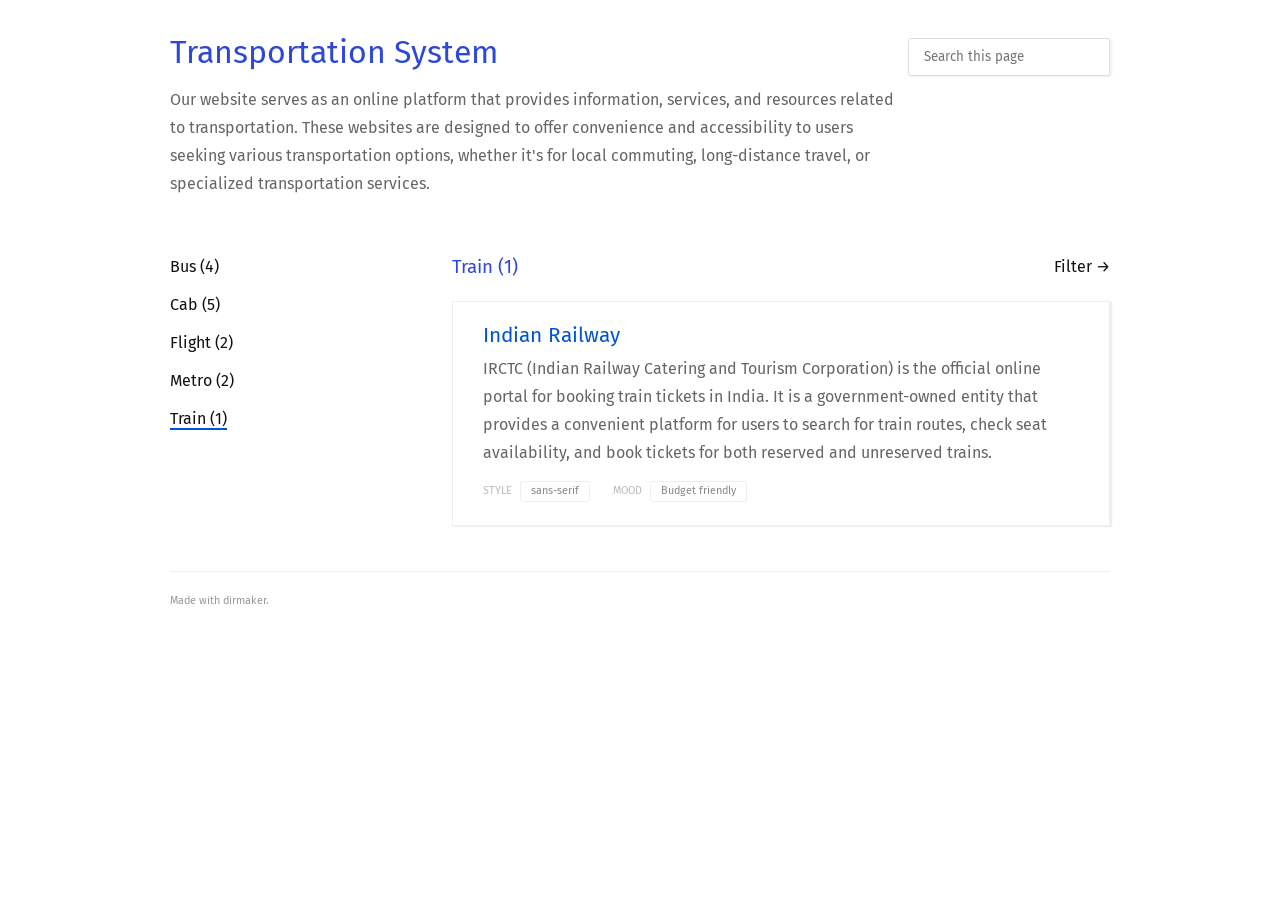
<file: example/site/train.html>
<!DOCTYPE html>
<html lang="en">
<head>
	<title>Train - Directory of cool things.</title>
	<meta http-equiv="Content-Type" content="text/html; charset=utf-8" />
	<meta name="description" content="Directory of Train in cool things. " />
	<meta name="referrer" content="no-referrer">
	<meta name="viewport" content="width=device-width, initial-scale=1" />
	<link rel="image_src" href="https://mysite.com/static/thumb.png" />
	
	<meta property="og:title" content="Train - Directory of cool things." />
	<meta property="og:description" content="Directory of Train in cool things. " />
	<meta property="og:type" content="website" />
	<meta property="og:url" content="https://mysite.com/train.html" />
	<meta property="og:image" content="https://mysite.com/static/thumb.png" />

	<link href='https://fonts.googleapis.com/css?family=Fira+Sans:400&display=swap' rel='stylesheet' type='text/css' />
	<link href="static/style.css" rel="stylesheet" type="text/css" />	
</head>
<body>

<nav class="nav">
	<div class="wrap">
		<header class="header">
			<a href="#" id="burger"><span></span><span></span><span></span></a>
			<div class="logo">
				<h1 color="blue">Transportation System</h1>
				<p class="slogan">Our website serves as an online platform that provides information, services, and resources related to transportation. These websites are designed to offer convenience and accessibility to users seeking various transportation options, whether it's for local commuting, long-distance travel, or specialized transportation services. </p>
			</div>
			<div class="intro">
				<p><input id="search" class="search" type="text" placeholder="Search this page" /></p>
			</div>
		</header>
	</div>
</nav>

<div class="wrap">
	<div class="container">
		<section class="sidebar" id="sidebar">
			<ul class="index">
        
        <li class="">
        	<a href="bus.html">Bus (4)</a>
        </li>
        
        <li class="">
        	<a href="cab.html">Cab (5)</a>
        </li>
        
        <li class="">
        	<a href="flight.html">Flight (2)</a>
        </li>
        
        <li class="">
        	<a href="metro.html">Metro (2)</a>
        </li>
        
        <li class="selected">
        	<a href="train.html">Train (1)</a>
        </li>
        
			</ul>
		</section>

		<section class="content">
			
				<a href="#" id="toggle-filters">Filter &rarr;</a>
			
			<section class="section" id="organisations">
				<h3>Train (1)</h3>

				<div class="filters" id="filters">
					
							
								<div class="group filter-style">
									<h4 class="taxonomy">style</h4>
									<a href="#" class="toggle-filters" data-taxonomy="style" data-state="on">&larr; Toggle</a>
									
										<label for="filter-style-sans-serif">
											<input type="checkbox" id="filter-style-sans-serif"
												data-taxonomy="style"
												value="sans-serif" checked />sans-serif
										</label>
									
								</div>
							
								<div class="group filter-mood">
									<h4 class="taxonomy">mood</h4>
									<a href="#" class="toggle-filters" data-taxonomy="mood" data-state="on">&larr; Toggle</a>
									
										<label for="filter-mood-budget-friendly">
											<input type="checkbox" id="filter-mood-budget-friendly"
												data-taxonomy="mood"
												value="budget-friendly" checked />Budget friendly
										</label>
									
								</div>
							
					
				</div>

				<ul id="items">
					
						<li class="item"
							
								data-style="sans-serif|"
							
								data-mood="budget-friendly|"
							
						>
							<h2 class="title">
								<a href="https://www.irctc.co.in/nget/" rel="noreferrer noopener" class="link">Indian Railway</a>
							</h2>
							<p class="description">IRCTC (Indian Railway Catering and Tourism Corporation) is the official online portal for booking train tickets in India. It is a government-owned entity that provides a convenient platform for users to search for train routes, check seat availability, and book tickets for both reserved and unreserved trains.</p>

							<div class="taxonomies">
								
									
										<div class="group taxonomy-style">
											<span class="name">style</span>
											
												<span class="value">sans-serif</span>
											

											
										</div>
									
								
									
										<div class="group taxonomy-mood">
											<span class="name">mood</span>
											
												<span class="value">Budget friendly</span>
											

											
										</div>
									
								

							</div>
						</li>
					
				</ul>

				
			</section>

			<h3 id="no-results">No results.</h3>
		</section><!-- content -->
	</div><!-- container -->

	<footer>
		Made with <a href="https://github.com/knadh/dirmaker">dirmaker</a>.
	</footer>

	<script src="static/main.js"></script>
</div>
</body>
</html>
</file>
<file: example/site/static/style.css>
:root {
	--primary: #0055d4;
	--light: #888;
	--lighter: #bbb;

	--size-xsmall: 0.675em;
}

* {
	box-sizing: border-box;
}
body {
	font-family: "Fira Sans", "Helvetica Neue", "Segoe UI", sans-serif;
	font-size: 16px;
	line-height: 28px;
	color: #666;
}

input, textarea, select {
	font-family: "Fira Sans", "Helvetica Neue", "Segoe UI", sans-serif;
	border: 1px solid #ddd;
	padding: 10px 15px;
	border-radius: 3px;
}

h1, h2, h3, h4, h5 {
	font-weight: 400;
	margin: 0 0 20px 0;
	color: #2d47da;
}
h1 {
	font-size: 2em;
}
h2 {
	font-size: 1.3em;
	margin-bottom: 5px;
}
	h1 a, h2 a, h3 a {
		color: var(--primary);
	}

a {
	color: #111;
	text-decoration: none;
}
	a:hover {
		border-bottom: 2px solid var(--primary);
	}

p {
	margin: 0 0 10px 0;
}

ul {
	margin: 0;
	padding: 0;
	list-style-type: none;
}

footer {
	font-size: var(--size-xsmall);
	border-top: 1px solid #eee;
	margin: 45px 0 15px 0;
	padding-top: 15px;
	color: #999;
}
	footer a {
		color: #999;
	}

.wrap {
	max-width: 1000px;
	margin: 0 auto;
	padding: 30px 30px 0 30px;
}
.header {
	width: 100%;
	display: flex;
	margin-bottom: 15px;
}
	.logo a {
		border: 0;
	}
	.logo .slogan {
		margin-top: 15px;
	}
	#burger {
		float: right;
		display: none;
	}
		#burger span {
			background: #111;
			display: block;
			height: 3px;
			width: 25px;
			margin-bottom: 4px;
			border-radius: 2px;
		}
		#burger:hover {
			border: 0;
		}
		#burger:hover span {
			background: var(--primary);
		}

.container {
	display: flex;
}
.sidebar {
	flex: 30%;
}
	.sidebar li {
		margin-bottom: 10px;
		font-style: capitalize;
	}
	.sidebar li.selected a {
		border-bottom: 2px solid var(--primary);
	}
.content {
	flex: 70%;
}

.index {
	margin: 0;
}
.intro {
	margin-left: auto;
}
.search {
	float: right;
	box-shadow: 2px 1px 2px #f1f1f1;
}

/* Entries */
#toggle-filters {
	float: right;
}

#filters {
	margin-bottom: 30px;
	display: none;
}
	#filters .taxonomy {
		margin: 0;
		color: var(--light);
		text-transform: uppercase;
	}
	#filters .group {
		margin-bottom: 15px;
	}
	#filters label {
		cursor: pointer;
		margin-right: 10px;
		display: inline-block;
	}

.toggle-filters {
	font-size: var(--size-xsmall);
	float: right;
}

#items {
	box-shadow: 2px 1px 1px #eee;
	border: 1px solid #eee;
}
	#items .item {
		padding: 20px 30px;
	}
	#items .item:hover {
		background: #f9f9f9;
	}

#items .taxonomies {
	font-size: var(--size-xsmall);
	color: var(--lighter);
}
	#items .taxonomies .name {
		text-transform: uppercase;
		margin-right: 5px;
	}
	#items .taxonomies .value {
		border: 1px solid #eee;
		color: var(--light);
		line-height: 1em;
		text-align: center;
		margin-right: 5px;

		display: inline-block;
		padding: 4px 10px;
		border-radius: 3px;
	}
	#items .taxonomies .group {
		display: inline-block;
		margin-right: 15px;
	}

	/* Show max 5 tags and the "Reveal" link next to it */
	#items .taxonomies .group .value:nth-child(n+6) {
		display: none;
	}
	#items .taxonomies .group.visible .value {
		display: inline-block !important;
	}

#no-results {
	display: none;
	margin-top: 30px;
}

.pagination {
	margin-top: 30px;	
}
	.pagination li {
		display: inline-block;
		margin: 0 15px 0 0;
	}
	.pagination .active a {
		color: var(--primary);
		border-bottom: 2px solid var(--primary);
	}

.shake {
  animation: shake 150ms cubic-bezier(.36,.07,.19,.97) both;
  transform: translate3d(0, 0, 0);
  backface-visibility: hidden;
  perspective: 1000px;
}
@keyframes shake {
	0% {
		scale: 1;
	}
	20% {
		scale: 1.01;
	}
	40% {
		scale: 1.02;
	}
	80% {
		scale: 1.01;
	}
	100% {
		scale: 1;
	}
}

@media(max-width: 750px) {
	.wrap {
		padding: 15px;
	}
	.header {
		display: block;
		margin: 0;
	}
	#burger {
		display: block;
	}
	.search {
		float: none;
		width: 100%;
	}
	.intro {
		margin: auto;
	}
	.container {
		display: block;
	}
	.sidebar {
		text-align: center;
		display: none;
	}
	#items .item {
		padding: 15px 15px;
	}
		#items .taxonomies .group {
			display: block;
		}
}
</file>
